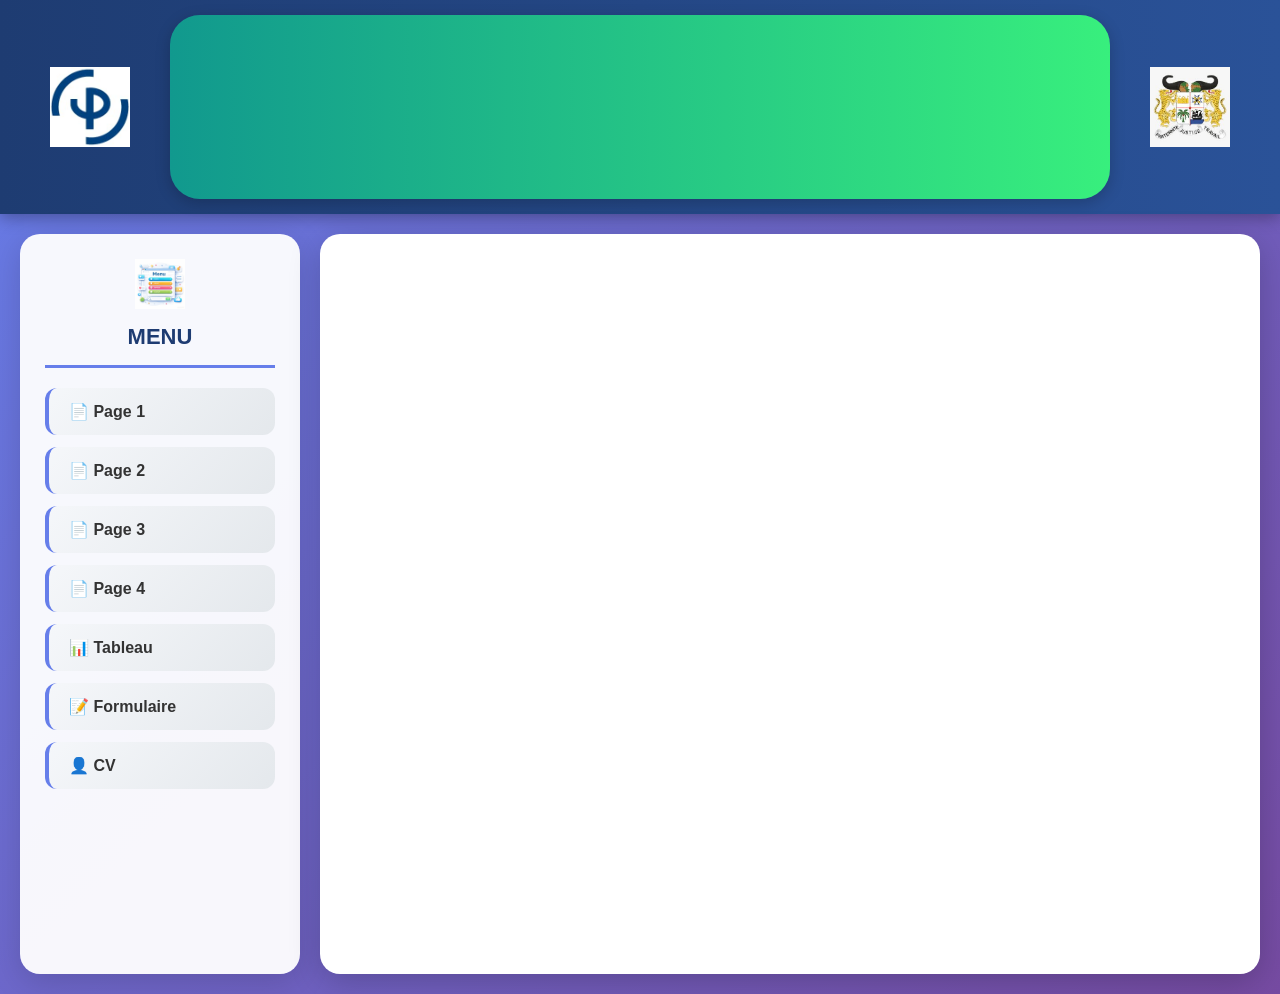
<file: index.html>
<!DOCTYPE html>
<html lang="fr">
<head>
<meta charset="UTF-8">
<title>Site de DENAKPO Christian</title>

<style>
* {
    margin: 0;
    padding: 0;
    box-sizing: border-box;
}

body{
    font-family:'Segoe UI', Tahoma, Geneva, Verdana, sans-serif;
    background: linear-gradient(135deg, #667eea 0%, #764ba2 100%);
    min-height: 100vh;
}

/* ENTÊTE */
header{
    display:flex;
    justify-content:space-between;
    align-items:center;
    padding:15px 30px;
    background: linear-gradient(90deg, #1e3c72 0%, #2a5298 100%);
    box-shadow: 0 4px 15px rgba(0,0,0,0.3);
}
.logo{
    width:120px;
    height:80px;
    object-fit:contain;
    border-radius: 10px;
    transition: transform 0.3s ease;
}
.logo:hover{
    transform: scale(1.1);
}
.titre{
    background: linear-gradient(45deg, #ff6b6b, #feca57);
    color:white;
    font-weight:bold;
    padding:15px 30px;
    font-size:24px;
    border-radius: 25px;
    box-shadow: 0 4px 15px rgba(0,0,0,0.2);
}

.contenu{
    display:flex;
    height:calc(100vh - 120px);
    padding: 20px;
    gap: 20px;
}

nav.menu {
    width: 280px;
    background: rgba(255, 255, 255, 0.95); 
    color: #333; 
    padding: 25px;
    height: 100%;
    border-radius: 20px;
    box-shadow: 0 8px 32px rgba(0,0,0,0.15);
    overflow-y: auto;
}
 
nav.menu h2 { 
    font-size: 22px; 
    margin-bottom: 20px;
    color: #1e3c72;
    text-align: center;
    padding-bottom: 15px;
    border-bottom: 3px solid #667eea;
} 

nav.menu ul { 
    list-style: none;
    padding: 0;
} 

nav.menu ul li { 
    margin: 12px 0; 
    transition: transform 0.2s ease;
} 

nav.menu ul li:hover { 
    transform: translateX(10px);
} 

nav.menu ul li a { 
    color: #333;
    text-decoration: none;
    display: block; 
    padding: 14px 20px;
    border-radius: 12px;
    background: linear-gradient(135deg, #f5f7fa 0%, #e4e8ec 100%);
    font-weight: 600;
    transition: all 0.3s ease;
    border-left: 4px solid #667eea;
} 

nav.menu ul li a:hover { 
    background: linear-gradient(135deg, #667eea 0%, #764ba2 100%);
    color: white;
    box-shadow: 0 4px 15px rgba(102, 126, 234, 0.4);
}

.zone{
    flex: 1;
    border-radius: 20px;
    overflow: hidden;
    box-shadow: 0 8px 32px rgba(0,0,0,0.2);
    background: white;
}

iframe{
    width:100%;
    height:100%;
    border: none;
}

.marquee { 
    flex: 1;
    overflow: hidden;
    background: linear-gradient(90deg, #11998e, #38ef7d);
    border-radius: 30px;
    padding: 12px 0;
    margin: 0 20px;
    box-shadow: 0 4px 15px rgba(0,0,0,0.2);
}
    
.marquee span { 
    display: inline-block; 
    padding-left: 100%;
    animation: defilement 12s linear infinite;
    color: white;
    font-weight: bold;
    font-size: 28px;
    text-shadow: 2px 2px 4px rgba(0,0,0,0.3);
}

@keyframes defilement { 
    0% { transform: translateX(0); } 
    100% { transform: translateX(-100%); } 
}

/* Style pour les images du menu */
.menu-icon {
    display: block;
    margin: 0 auto 15px;
    width: 50px;
    animation: bounce 2s infinite;
}

@keyframes bounce {
    0%, 20%, 50%, 80%, 100% {transform: translateY(0);}
    40% {transform: translateY(-10px);}
    60% {transform: translateY(-5px);}
}

/* Responsive */
@media (max-width: 768px) {
    .contenu {
        flex-direction: column;
    }
    
    nav.menu {
        width: 100%;
        height: auto;
    }
    
    header {
        flex-direction: column;
        gap: 15px;
    }
}
</style>
</head>

<body>

<header>
    <img src="photo1.jpeg" class="logo" alt="Logo">
    
    <div class="marquee"> <span>BIENVENUE SUR LE SITE DE DENAKPO Christian</span> </div>
    <img src="photo2.jpeg" class="logo" alt="Logo">
</header>

<div class="contenu">

    <!-- MENU -->

    <nav class="menu">
        <img src="menu1.jpeg" class="menu-icon" alt="Menu">
        <h2>MENU</h2>
        <ul>
            
            <li><a href="page1.html" target="cadre">📄 Page 1</a></li>
            <li><a href="page2.html" target="cadre">📄 Page 2</a></li>
            <li><a href="page3.html" target="cadre">📄 Page 3</a></li>
            <li><a href="page4.html" target="cadre">📄 Page 4</a></li>
            <li><a href="tableau.html" target="cadre">📊 Tableau</a></li>
            <li><a href="Formulaire.html" target="cadre">📝 Formulaire</a></li>
            <li><a href="cv.html" target="cadre">👤 CV</a></li>
               
               
        </ul>
    </nav>

    <!-- CASE D'AFFICHAGE -->
    <div class="zone">
        <iframe name="cadre"></iframe>
    </div>

</div>

</body>
</html>
</file>
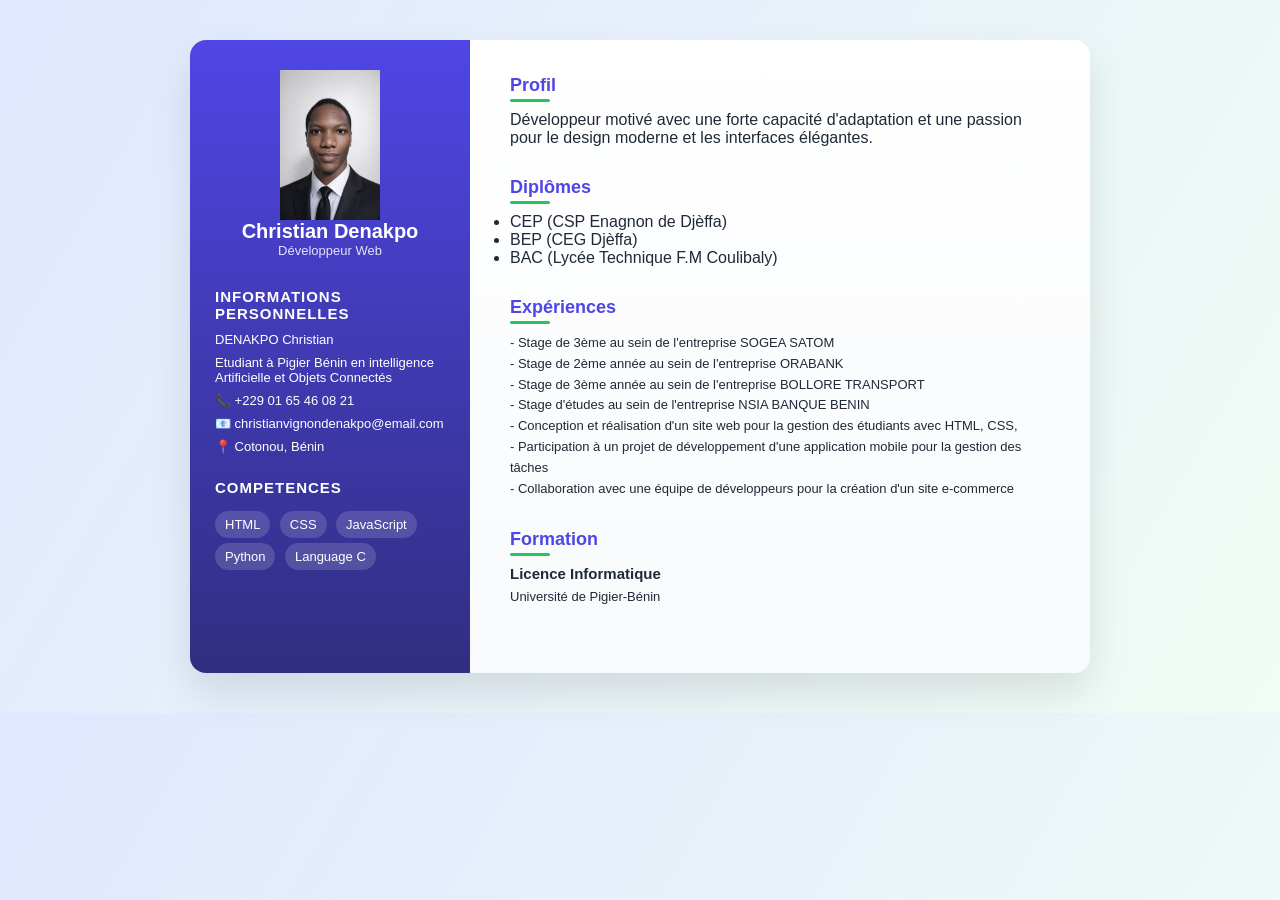
<file: cv.html>
<!DOCTYPE html><html lang="fr">
<head>
<meta charset="UTF-8" />
<title>CV - Christian Denakpo</title>
<link rel="stylesheet" href="cv.css"/>
</head>
<body>  <div class="cv">
    <!-- SIDEBAR -->
    <aside class="sidebar">
    <div class="profile">
  <img src="photo3.jpeg"
  align="center" width="100">
        <h1>Christian Denakpo</h1>
        <p>Développeur Web</p>
    </div><h2>INFORMATIONS PERSONNELLES</h2>
<ul class="info">
    <li>DENAKPO Christian</li>
    <li>Etudiant à Pigier Bénin en intelligence Artificielle et Objets Connectés</li>
    <li>📞 +229 01 65 46 08 21</li>
    <li>📧 christianvignondenakpo@email.com</li>
    <li>📍 Cotonou, Bénin</li>
</ul>

<h2>COMPETENCES</h2>
<ul class="skills">
    <li>HTML</li>
    <li>CSS</li>
    <li>JavaScript</li>
    <li>Python</li>
    <li>Language C</li>
</ul>
</aside>

<!-- MAIN -->
<main class="main">
<section class="section">
    <h2>Profil</h2>
    <p>Développeur motivé avec une forte capacité d'adaptation et une passion pour le design moderne et les interfaces élégantes.</p>
</section>
<section class="section">
    <h2>Diplômes</h2>
    <ul>
        <li>CEP (CSP Enagnon de Djèffa)</li>
        <li>BEP (CEG Djèffa)</li>
        <li>BAC (Lycée Technique F.M Coulibaly)</li>
    </ul>
</section>

<section class="section">
    <h2>Expériences</h2>
    <div class="item">
    <p>
- Stage de 3ème au sein de l'entreprise SOGEA SATOM<br>
- Stage de 2ème année au sein de l'entreprise ORABANK<br>
- Stage de 3ème année au sein de l'entreprise BOLLORE TRANSPORT  <br>
- Stage d'études au sein de l'entreprise NSIA BANQUE BENIN<br>  
- Conception et réalisation d'un site web pour la gestion des étudiants avec HTML, CSS,   <br>
- Participation à un projet de développement d'une application mobile pour la gestion des tâches  <br>
- Collaboration avec une équipe de développeurs pour la création d'un site e-commerce  <br>
</p>
    </div>
</section>

<section class="section">
    <h2>Formation</h2>
    <div class="item">
    <h3>Licence Informatique</h3>
    <p>Université de Pigier-Bénin</p>
    </div>
</section>
</main>

</div></body>

</html>
</file>
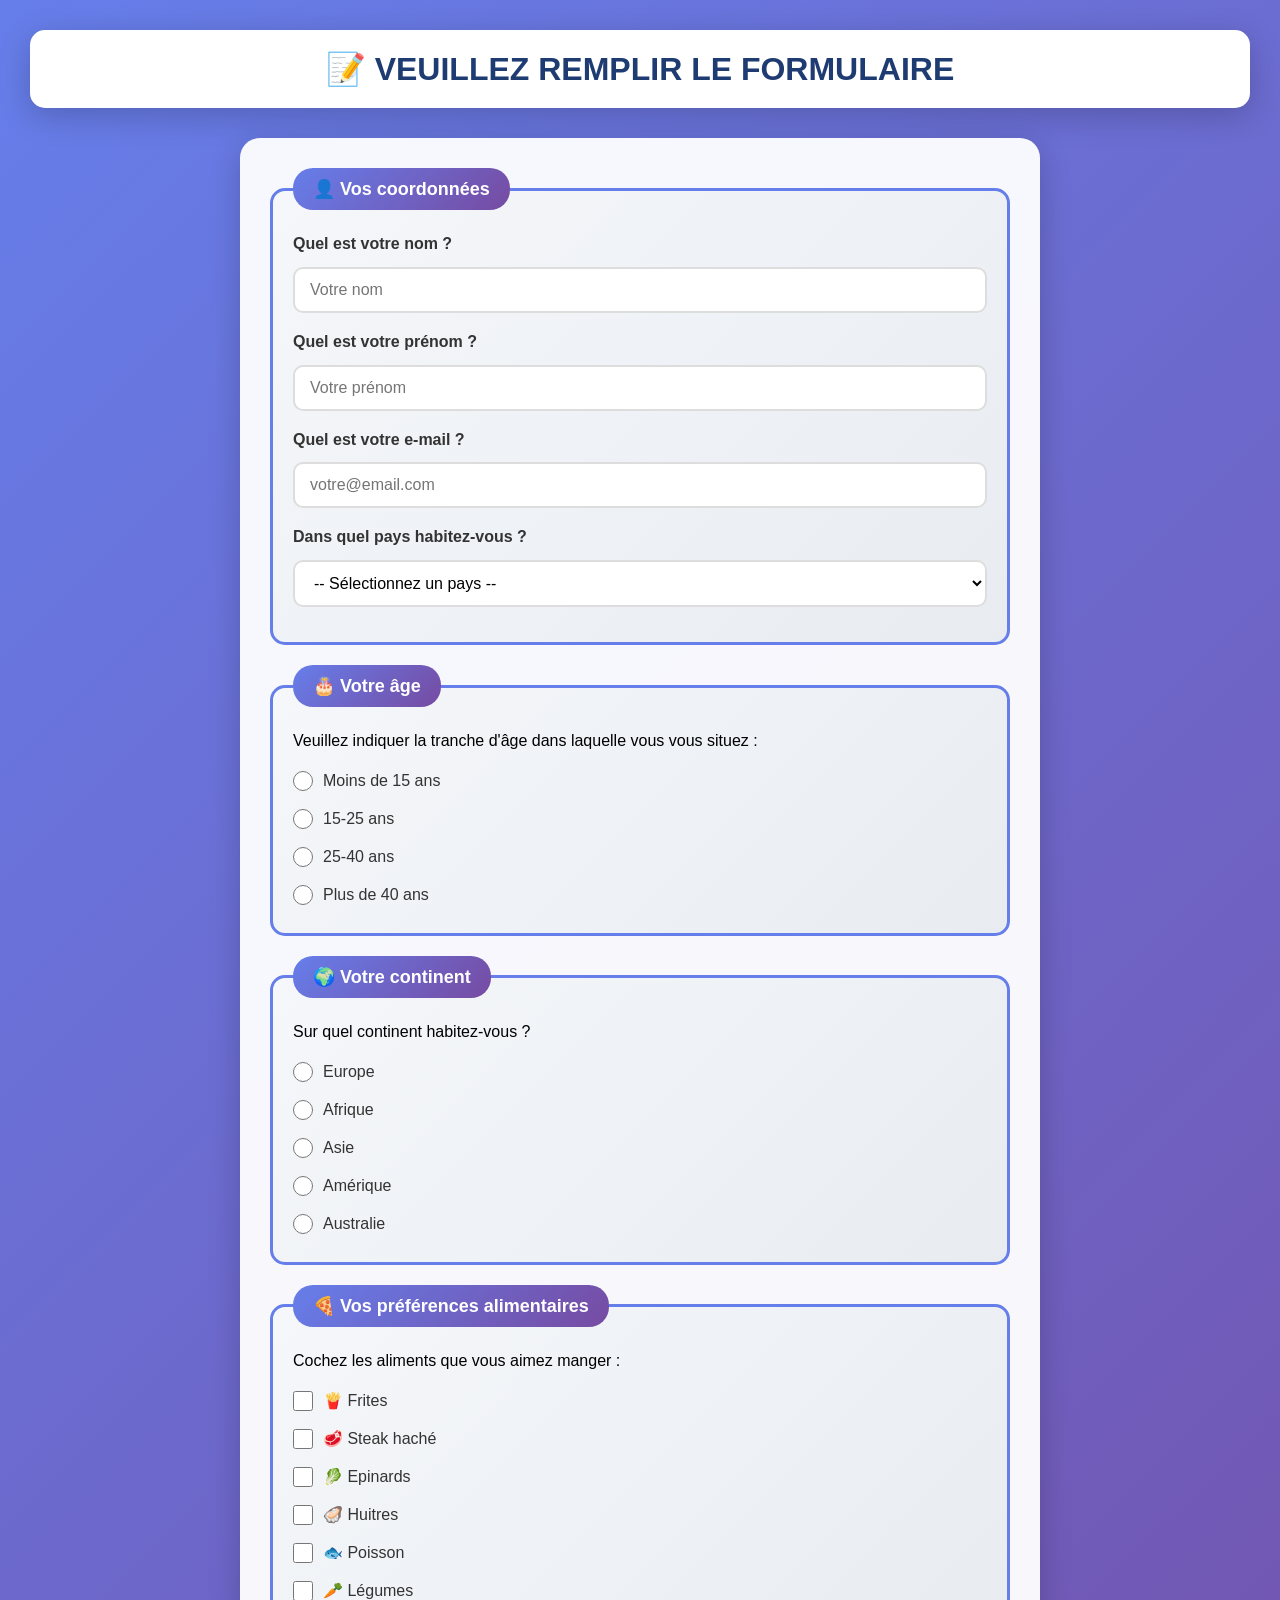
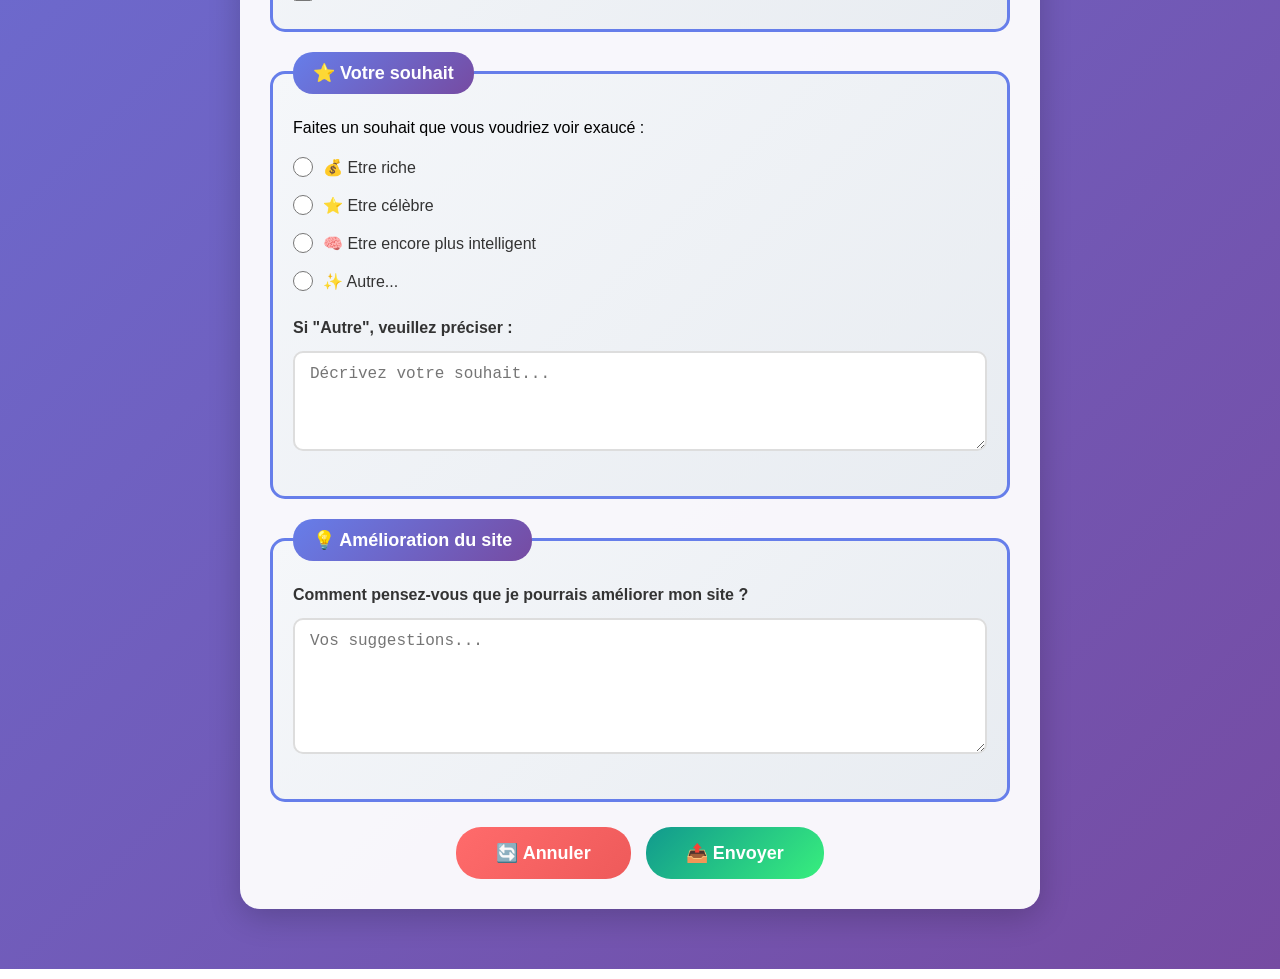
<file: Formulaire.html>
<!DOCTYPE html>
<html lang="fr">
<head>
    <meta charset="UTF-8">
    <meta name="viewport" content="width=device-width, initial-scale=1.0">
    <title>Formulaire - DENAKPO Christian</title>
    <style>
        * {
            margin: 0;
            padding: 0;
            box-sizing: border-box;
        }

        body {
            font-family: 'Segoe UI', Tahoma, Geneva, Verdana, sans-serif;
            background: linear-gradient(135deg, #667eea 0%, #764ba2 100%);
            min-height: 100vh;
            padding: 30px;
        }

        h1 {
            text-align: center;
            color: #1e3c72;
            font-size: 32px;
            margin-bottom: 30px;
            text-shadow: 2px 2px 4px rgba(255,255,255,0.5);
            background: white;
            padding: 20px;
            border-radius: 15px;
            box-shadow: 0 8px 32px rgba(0,0,0,0.2);
        }

        form {
            background: rgba(255, 255, 255, 0.95);
            padding: 30px;
            border-radius: 20px;
            box-shadow: 0 8px 32px rgba(0,0,0,0.2);
            max-width: 800px;
            margin: 0 auto 30px;
        }

        fieldset {
            border: 3px solid #667eea;
            border-radius: 15px;
            padding: 20px;
            margin-bottom: 20px;
            background: linear-gradient(135deg, #f5f7fa 0%, #e8ecf1 100%);
        }

        legend {
            background: linear-gradient(135deg, #667eea 0%, #764ba2 100%);
            color: white;
            padding: 10px 20px;
            border-radius: 20px;
            font-weight: bold;
            font-size: 18px;
        }

        h2 {
            color: #2a5298;
            margin-bottom: 20px;
            font-size: 22px;
            border-bottom: 2px solid #667eea;
            padding-bottom: 10px;
        }

        p {
            margin-bottom: 15px;
            line-height: 1.8;
        }

        label {
            display: block;
            font-weight: 600;
            color: #333;
            margin-bottom: 8px;
            font-size: 16px;
        }

        input[type="text"],
        input[type="password"],
        input[type="email"],
        select,
        textarea {
            width: 100%;
            padding: 12px 15px;
            border: 2px solid #ddd;
            border-radius: 10px;
            font-size: 16px;
            transition: all 0.3s ease;
            background: white;
        }

        input[type="text"]:focus,
        input[type="password"]:focus,
        input[type="email"]:focus,
        select:focus,
        textarea:focus {
            outline: none;
            border-color: #667eea;
            box-shadow: 0 0 0 3px rgba(102, 126, 234, 0.2);
        }

        textarea {
            resize: vertical;
            min-height: 100px;
        }

        input[type="checkbox"],
        input[type="radio"] {
            margin-right: 10px;
            width: 20px;
            height: 20px;
            cursor: pointer;
            accent-color: #667eea;
        }

        input[type="checkbox"] + label,
        input[type="radio"] + label {
            display: inline;
            font-weight: normal;
            cursor: pointer;
        }

        .checkbox-group,
        .radio-group {
            display: flex;
            flex-direction: column;
            gap: 10px;
            margin-top: 10px;
        }

        .checkbox-group label,
        .radio-group label {
            display: flex;
            align-items: center;
            font-weight: normal;
        }

        .buttons {
            display: flex;
            gap: 15px;
            justify-content: center;
            margin-top: 25px;
        }

        button[type="reset"],
        button[type="submit"] {
            padding: 15px 40px;
            border: none;
            border-radius: 25px;
            font-size: 18px;
            font-weight: bold;
            cursor: pointer;
            transition: all 0.3s ease;
        }

        button[type="reset"] {
            background: linear-gradient(135deg, #ff6b6b 0%, #ee5a5a 100%);
            color: white;
        }

        button[type="submit"] {
            background: linear-gradient(135deg, #11998e 0%, #38ef7d 100%);
            color: white;
        }

        button[type="reset"]:hover,
        button[type="submit"]:hover {
            transform: translateY(-3px);
            box-shadow: 0 6px 20px rgba(0,0,0,0.3);
        }

        optgroup {
            font-weight: bold;
            color: #1e3c72;
        }

        .info-section {
            background: white;
            padding: 20px;
            border-radius: 15px;
            margin-bottom: 25px;
            border-left: 5px solid #667eea;
        }

        .info-section h2 {
            border-bottom: none;
            color: #667eea;
        }
    </style>
</head>
<body>

    <h1>📝 VEUILLEZ REMPLIR LE FORMULAIRE</h1>

    <form method="post" action="traitement.php">
        
        <!-- Section Coordonnées -->
        <fieldset>
            <legend>👤 Vos coordonnées</legend>
            
            <p>
                <label for="nom">Quel est votre nom ?</label>
                <input type="text" name="nom" id="nom" tabindex="10" placeholder="Votre nom" />
            </p>
            
            <p>
                <label for="prenom">Quel est votre prénom ?</label>
                <input type="text" name="prenom" id="prenom" tabindex="20" placeholder="Votre prénom" />
            </p>
            
            <p>
                <label for="email">Quel est votre e-mail ?</label>
                <input type="email" name="email" id="email" tabindex="30" placeholder="votre@email.com" />
            </p>
            
            <p>
                <label for="pays">Dans quel pays habitez-vous ?</label>
                <select name="pays" id="pays">
                    <option value="">-- Sélectionnez un pays --</option>
                    <optgroup label="Europe">
                        <option value="france">France</option>
                        <option value="espagne">Espagne</option>
                        <option value="italie">Italie</option>
                        <option value="royaume-uni">Royaume-Uni</option>
                    </optgroup>
                    <optgroup label="Amérique">
                        <option value="canada">Canada</option>
                        <option value="etats-unis">Etats-Unis</option>
                    </optgroup>
                    <optgroup label="Afrique">
                        <option value="benin">Bénin</option>
                        <option value="togo">Togo</option>
                    </optgroup>
                    <optgroup label="Asie">
                        <option value="chine">Chine</option>
                        <option value="japon">Japon</option>
                    </optgroup>
                </select>
            </p>
        </fieldset>

        <!-- Section Tranche d'âge -->
        <fieldset>
            <legend>🎂 Votre âge</legend>
            <p>Veuillez indiquer la tranche d'âge dans laquelle vous vous situez :</p>
            <div class="radio-group">
                <label><input type="radio" name="age" value="moins15" id="moins15" /> Moins de 15 ans</label>
                <label><input type="radio" name="age" value="medium15-25" id="medium15-25" /> 15-25 ans</label>
                <label><input type="radio" name="age" value="medium25-40" id="medium25-40" /> 25-40 ans</label>
                <label><input type="radio" name="age" value="plus40" id="plus40" /> Plus de 40 ans</label>
            </div>
        </fieldset>

        <!-- Section Continent -->
        <fieldset>
            <legend>🌍 Votre continent</legend>
            <p>Sur quel continent habitez-vous ?</p>
            <div class="radio-group">
                <label><input type="radio" name="continent" value="europe" id="europe" /> Europe</label>
                <label><input type="radio" name="continent" value="afrique" id="afrique" /> Afrique</label>
                <label><input type="radio" name="continent" value="asie" id="asie" /> Asie</label>
                <label><input type="radio" name="continent" value="amerique" id="amerique" /> Amérique</label>
                <label><input type="radio" name="continent" value="australie" id="australie" /> Australie</label>
            </div>
        </fieldset>

        <!-- Section Aliments -->
        <fieldset>
            <legend>🍕 Vos préférences alimentaires</legend>
            <p>Cochez les aliments que vous aimez manger :</p>
            <div class="checkbox-group">
                <label><input type="checkbox" name="frites" id="frites" /> 🍟 Frites</label>
                <label><input type="checkbox" name="steak" id="steak" /> 🥩 Steak haché</label>
                <label><input type="checkbox" name="epinards" id="epinards" /> 🥬 Epinards</label>
                <label><input type="checkbox" name="huitres" id="huitres" /> 🦪 Huitres</label>
                <label><input type="checkbox" name="poisson" id="poisson" /> 🐟 Poisson</label>
                <label><input type="checkbox" name="legumes" id="legumes" /> 🥕 Légumes</label>
            </div>
        </fieldset>

        <!-- Section Souhait -->
        <fieldset>
            <legend>⭐ Votre souhait</legend>
            <p>Faites un souhait que vous voudriez voir exaucé :</p>
            <div class="radio-group">
                <label><input type="radio" name="souhait" value="riche" id="riche" /> 💰 Etre riche</label>
                <label><input type="radio" name="souhait" value="celebre" id="celebre" /> ⭐ Etre célèbre</label>
                <label><input type="radio" name="souhait" value="intelligent" id="intelligent" /> 🧠 Etre encore plus intelligent</label>
                <label><input type="radio" name="souhait" value="autre" id="autre" /> ✨ Autre...</label>
            </div>
            <p style="margin-top: 15px;">
                <label for="precisions">Si "Autre", veuillez préciser :</label>
                <textarea name="precisions" id="precisions" cols="40" rows="4" placeholder="Décrivez votre souhait..."></textarea>
            </p>
        </fieldset>

        <!-- Section Amélioration du site -->
        <fieldset>
            <legend>💡 Amélioration du site</legend>
            <p>
                <label for="ameliorer">Comment pensez-vous que je pourrais améliorer mon site ?</label>
                <textarea name="ameliorer" id="ameliorer" rows="6" placeholder="Vos suggestions..."></textarea>
            </p>
        </fieldset>

        <!-- Boutons -->
        <div class="buttons">
            <button type="reset">🔄 Annuler</button>
            <button type="submit">📤 Envoyer</button>
        </div>

    </form>

</body>
</html>
</file>
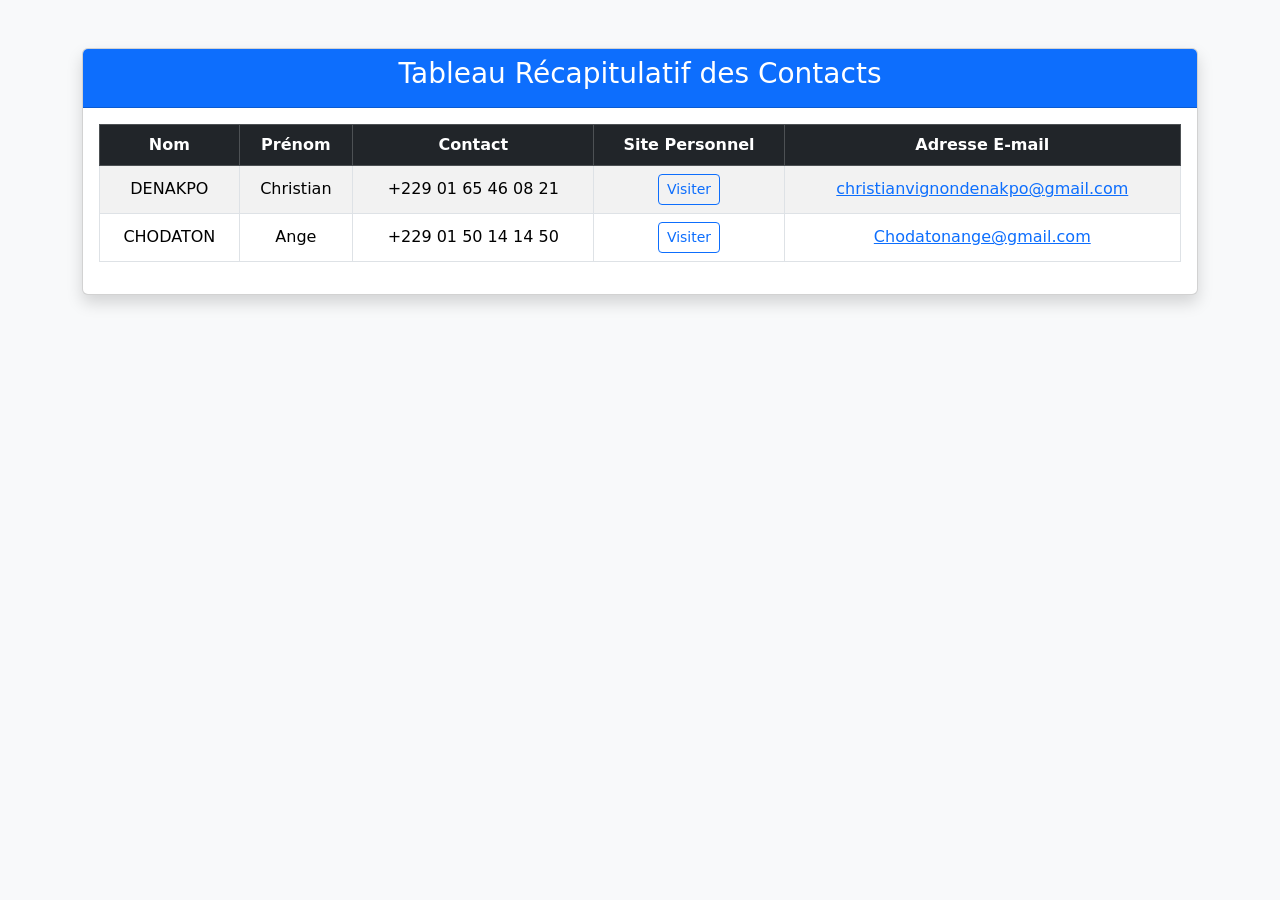
<file: page recapitulatif.html>
<!DOCTYPE html>
<html lang="fr">
<head>
    <meta charset="UTF-8">
    <title>Tableau Récapitulatif</title>

    <!-- Lien Bootstrap 5 CDN -->
    <link href="https://cdn.jsdelivr.net/npm/bootstrap@5.3.2/dist/css/bootstrap.min.css" 
        rel="stylesheet" 
        integrity="sha384-T3c6CoIi6uLrA9TneNEoa7RxnatzjcDSCmG1MXxSR1GAsXEV/Dwwykc2MPK8M2HN" 
        crossorigin="anonymous">
</head>
<body class="bg-light">

<div class="container mt-5">
    <div class="card shadow">
        <div class="card-header bg-primary text-white text-center">
            <h3>Tableau Récapitulatif des Contacts</h3>
        </div>
        <div class="card-body">

            <div class="table-responsive">
                <table class="table table-bordered table-hover table-striped align-middle text-center">
                    <thead class="table-dark">
                        <tr>
                            <th>Nom</th>
                            <th>Prénom</th>
                            <th>Contact</th>
                            <th>Site Personnel</th>
                            <th>Adresse E-mail</th>
                        </tr>
                    </thead>
                    <tbody>
                        <tr>
                            <td>DENAKPO</td>
                            <td>Christian</td>
                            <td>+229 01 65 46 08 21</td>
                            <td>
                                <a href="https://www.jeandupont.com" target="_blank" class="btn btn-sm btn-outline-primary">
                                    Visiter
                                </a>
                            </td>
                            <td>
                                <a href="mailto:christianvignondenakpo@gmail.com">
                                    christianvignondenakpo@gmail.com
                                </a>
                            </td>
                        </tr>
                        <tr>
                            <td>CHODATON</td>
                            <td>Ange</td>
                            <td>+229 01 50 14 14 50</td>
                            <td>
                                <a href="https://taupe-muffin-a692b2.netlify.app/" target="_blank" class="btn btn-sm btn-outline-primary">
                                    Visiter
                                </a>
                            </td>
                            <td>
                                <a href="mailto:Chodatonange@gmail.com">
                                    Chodatonange@gmail.com
                                </a>
                            </td>
                        </tr>
                    </tbody>
                </table>
            </div>

        </div>
    </div>
</div>

<!-- Script Bootstrap -->
<script src="https://cdn.jsdelivr.net/npm/bootstrap@5.3.2/dist/js/bootstrap.bundle.min.js"
        integrity="sha384-C6rZsynM9kWDrMNeT87bh95OGNyZPhcTNXj1NW7RuBCsyN/o0jlpcV8Qyq46cDfL"
        crossorigin="anonymous"></script>

</body>
</html>
</file>
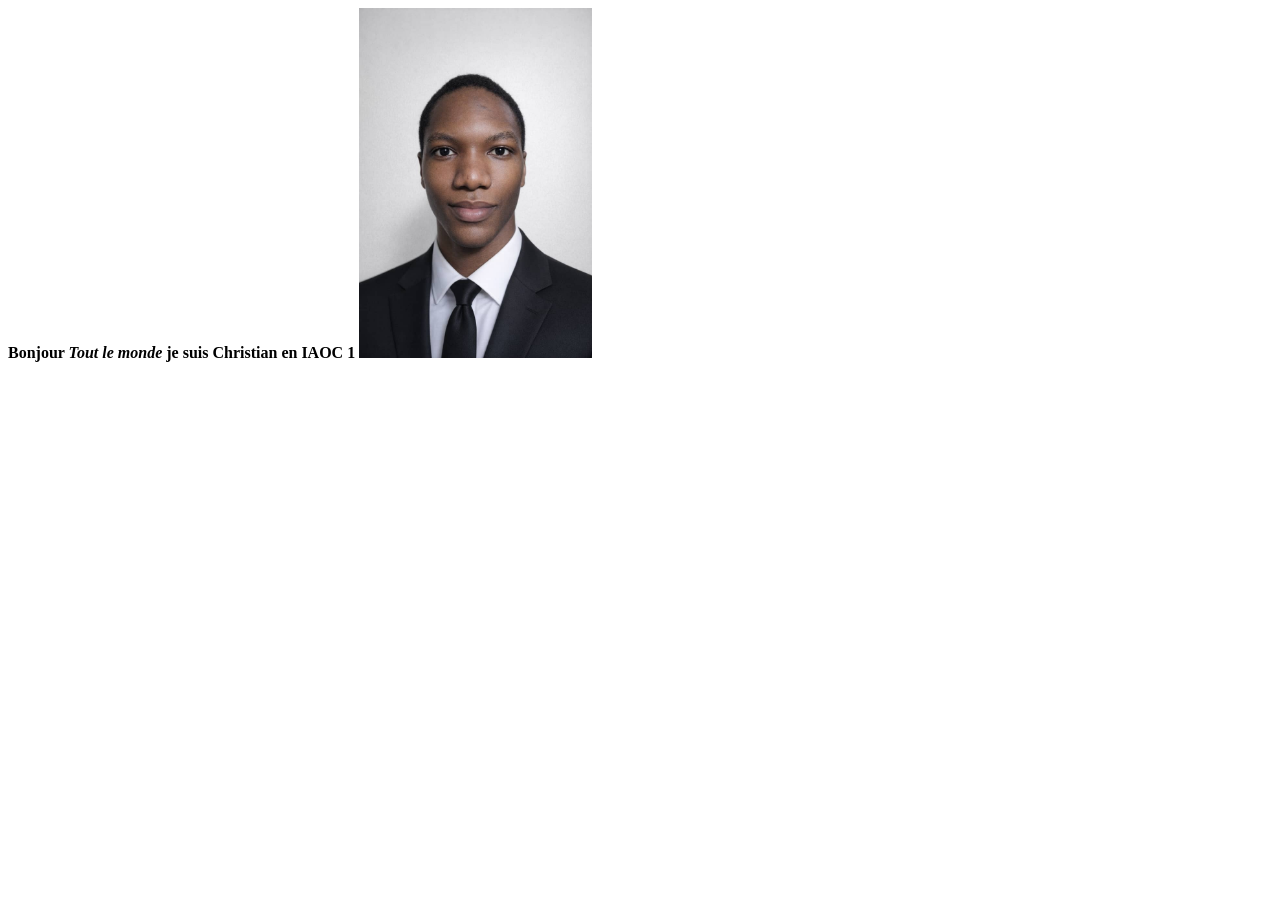
<file: page1.html>
<!DOCTYPE html PUBLIC "-//W3C//DTD XHTML 1.0 Strict//EN" "http://www.w3.org/TR/xhtml1/DTD/xhtml1-strict.dtd">
<head>
<title>Bienvenue sur mon site !</title>
</head>
<body>
<strong>Bonjour <em>Tout le monde</em> je suis Christian en IAOC 1</strong>
<img src = "photo3.jpeg" height="350">
</body>

</html>
</file>
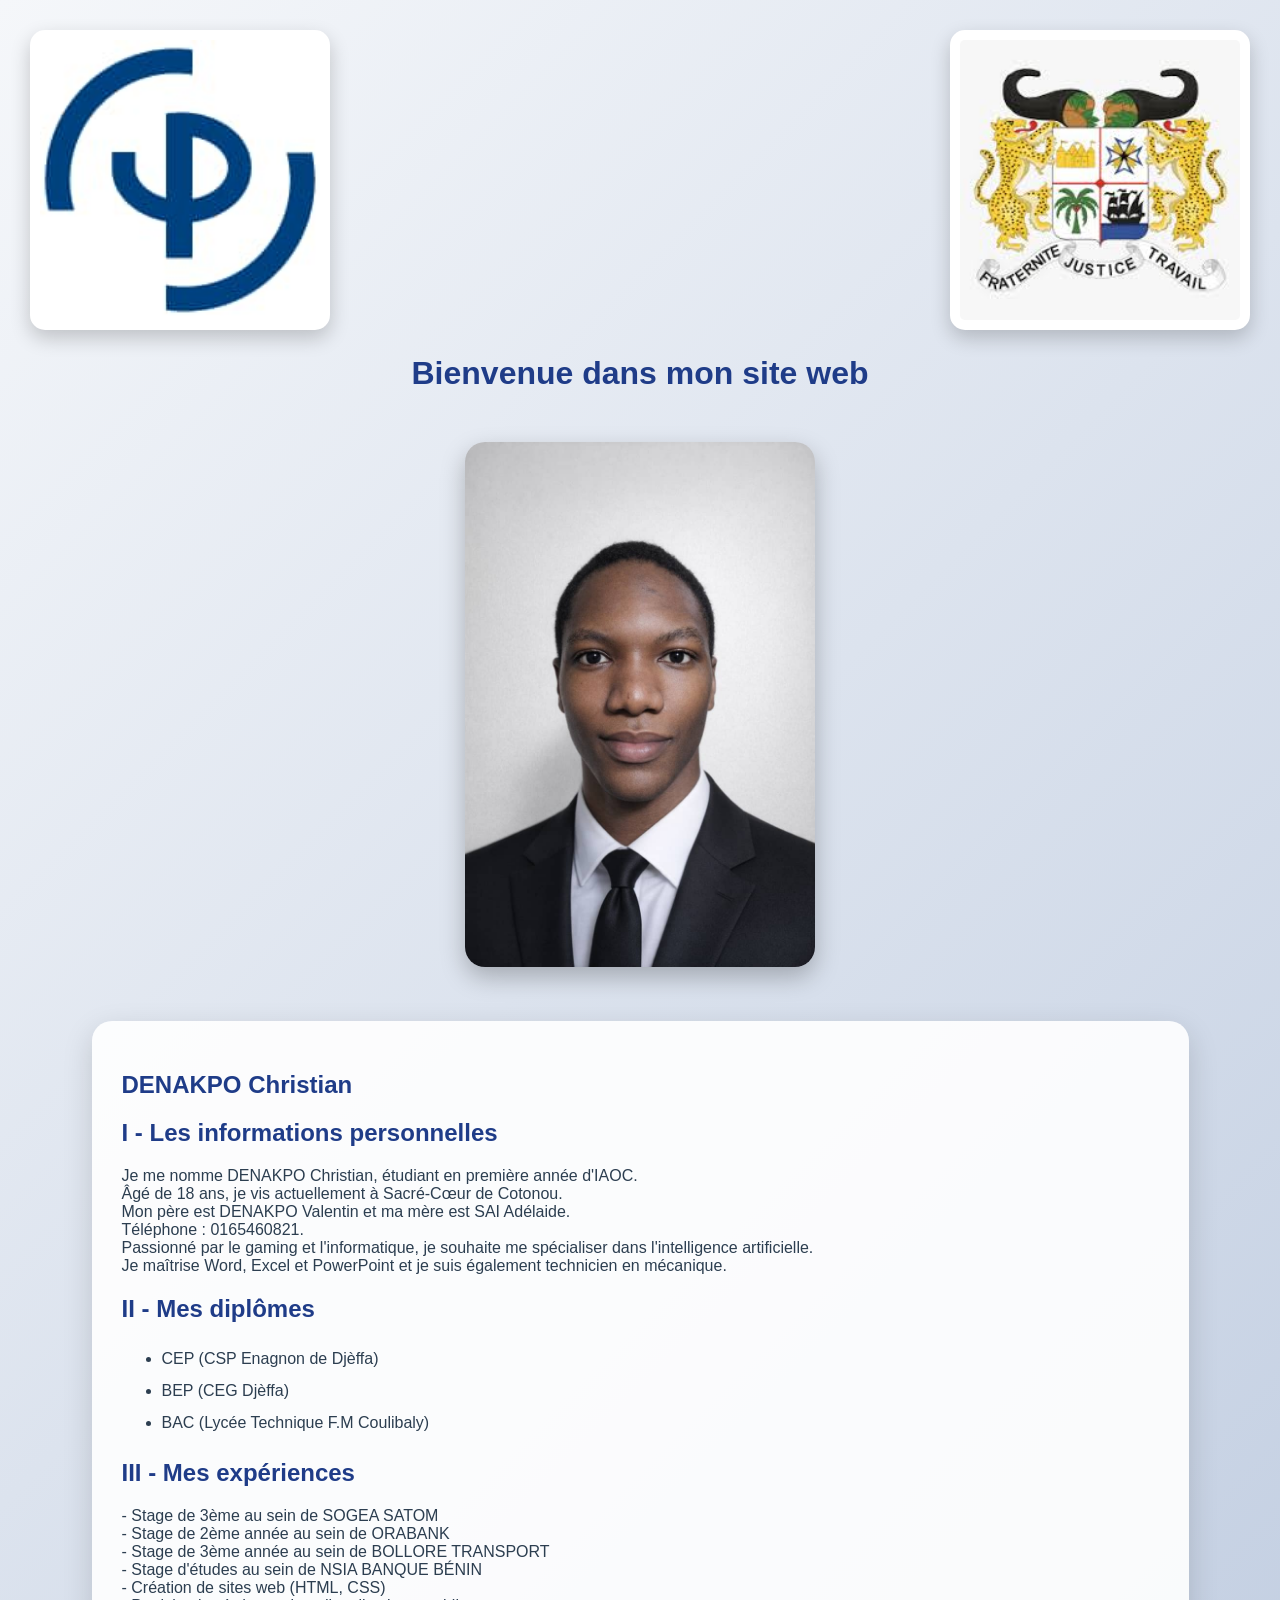
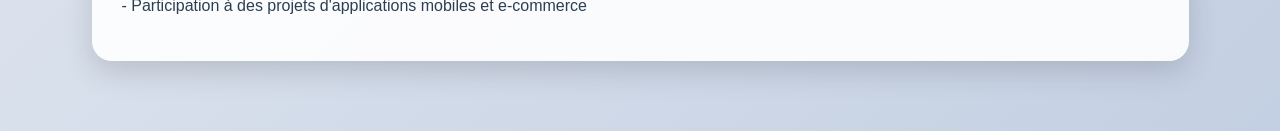
<file: page2.html>
<!DOCTYPE html>
<html lang="fr">
<head>
    <meta charset="UTF-8">
    <title>Bienvenue dans mon site web</title>
    <style>
        body{
            font-family: 'Segoe UI', Tahoma, sans-serif;
            margin: 0;
            padding: 30px;
            background: linear-gradient(135deg, #f5f7fa, #c3cfe2);
            color: #2c3e50;
        }

        header{
            text-align: center;
            margin-bottom: 40px;
        }

        h1, h2{
            color: #1f3c88;
        }

        .top-images{
            display: flex;
            justify-content: space-between;
            align-items: center;
        }

        .top-images img{
            width: 280px;
            background: white;
            padding: 10px;
            border-radius: 15px;
            box-shadow: 0 8px 20px rgba(0,0,0,0.2);
            transition: transform 0.3s;
        }

        .top-images img:hover{
            transform: scale(1.05);
        }

        .center-image{
            text-align: center;
            margin: 50px 0;
        }

        .center-image img{
            width: 350px;
            border-radius: 20px;
            box-shadow: 0 10px 25px rgba(0,0,0,0.25);
        }

        section{
            background: rgba(255,255,255,0.9);
            padding: 30px;
            margin: 40px auto;
            width: 85%;
            border-radius: 20px;
            box-shadow: 0 10px 30px rgba(0,0,0,0.15);
        }

        ul{
            line-height: 2;
        }

        a{
            text-decoration: none;
            color: inherit;
        }
    </style>
</head>
<body>

<div class="top-images">
    <a href="https://www.pigier-benin.com/">
        <img src="photo1.jpeg" alt="Pigier">
    </a>

    <a href="https://www.mes.gov.bj/">
        <img src="photo2.jpeg" alt="MES">
    </a>
</div>

<header>
    <h1>Bienvenue dans mon site web</h1>
</header>

<div class="center-image">
    <a href="page1.html">
        <img src="photo3.jpeg" alt="Image centrale">
    </a>
</div>

<section>
    <h1 id="x">DENAKPO Christian</h1>

    <h2>I - Les informations personnelles</h2>
    <p>
        Je me nomme DENAKPO Christian, étudiant en première année d'IAOC.<br>
        Âgé de 18 ans, je vis actuellement à Sacré-Cœur de Cotonou.<br>
        Mon père est DENAKPO Valentin et ma mère est SAI Adélaide.<br>
        Téléphone : 0165460821.<br>
        Passionné par le gaming et l'informatique, je souhaite me spécialiser dans l'intelligence artificielle.<br>
        Je maîtrise Word, Excel et PowerPoint et je suis également technicien en mécanique.
    </p>

    <h2>II - Mes diplômes</h2>
    <ul>
        <li>CEP (CSP Enagnon de Djèffa)</li>
        <li>BEP (CEG Djèffa)</li>
        <li>BAC (Lycée Technique F.M Coulibaly)</li>
    </ul>

    <h2>III - Mes expériences</h2>
    <p>
        - Stage de 3ème au sein de SOGEA SATOM<br>
        - Stage de 2ème année au sein de ORABANK<br>
        - Stage de 3ème année au sein de BOLLORE TRANSPORT<br>
        - Stage d'études au sein de NSIA BANQUE BÉNIN<br>
        - Création de sites web (HTML, CSS)<br>
        - Participation à des projets d'applications mobiles et e-commerce
    </p>
</section>

</body>
</html>
</file>
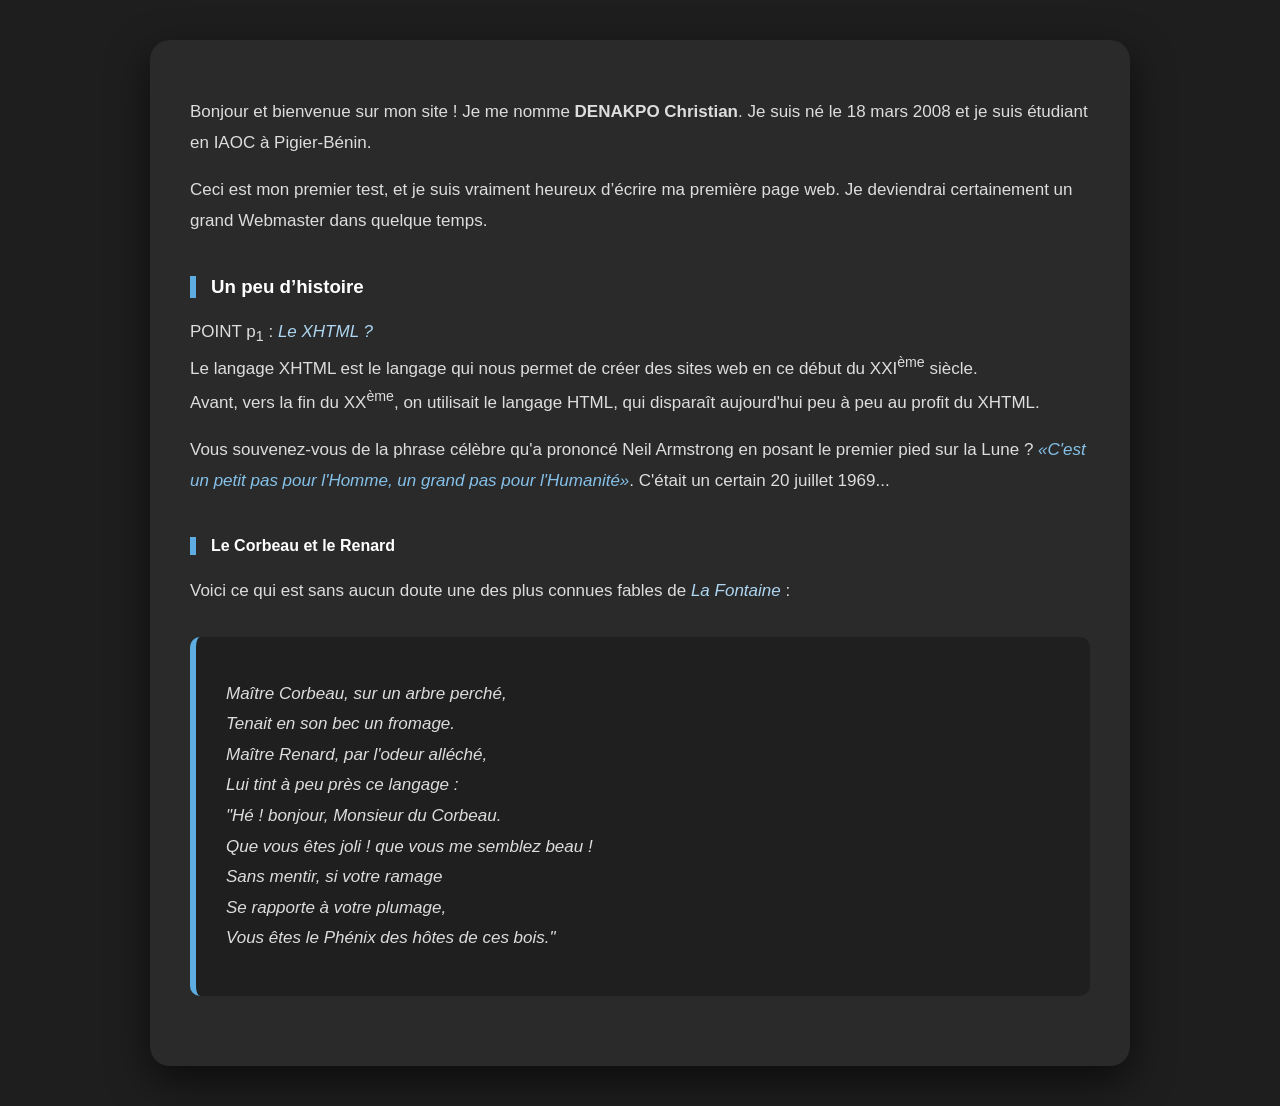
<file: page3.html>
<!DOCTYPE html>
<html lang="fr">
<head>
    <meta charset="UTF-8">
    <title>Page personnelle</title>
    <style>
        body{
            margin: 0;
            padding: 40px;
            font-family: 'Segoe UI', Tahoma, sans-serif;
            background: #1e1e1e; /* arrière-plan monochrome */
            color: #eaeaea;
        }

        .container{
            max-width: 900px;
            margin: auto;
            background: #2a2a2a;
            padding: 40px;
            border-radius: 20px;
            box-shadow: 0 15px 40px rgba(0,0,0,0.6);
        }

        h3, h4{
            color: #ffffff;
            margin-top: 40px;
            border-left: 6px solid #5dade2;
            padding-left: 15px;
        }

        p{
            line-height: 1.8;
            font-size: 17px;
            color: #dddddd;
        }

        blockquote{
            margin: 30px 0;
            padding: 25px 30px;
            background: #1f1f1f;
            border-left: 6px solid #5dade2;
            border-radius: 10px;
            font-style: italic;
            color: #f1f1f1;
        }

        q{
            color: #85c1e9;
            font-style: italic;
        }

        em{
            color: #aed6f1;
        }
    </style>
</head>
<body>

<div class="container">

<p>
Bonjour et bienvenue sur mon site ! Je me nomme <strong>DENAKPO Christian</strong>.
Je suis né le 18 mars 2008 et je suis étudiant en IAOC à Pigier-Bénin.
</p>

<p>
Ceci est mon premier test, et je suis vraiment heureux d’écrire ma première page web.
Je deviendrai certainement un grand Webmaster dans quelque temps.
</p>

<h3>Un peu d’histoire</h3>
<p>
POINT p<sub>1</sub> : <em>Le XHTML ?</em><br>
Le langage XHTML est le langage qui nous permet de créer des sites web en ce début du XXI<sup>ème</sup> siècle.<br>
Avant, vers la fin du XX<sup>ème</sup>, on utilisait le langage HTML, qui disparaît aujourd'hui peu à peu au profit du XHTML.
</p>

<p>
Vous souvenez-vous de la phrase célèbre qu'a prononcé Neil Armstrong en posant le premier pied
sur la Lune ? <q>C'est un petit pas pour l'Homme, un grand pas pour l'Humanité</q>. C'était un certain
20 juillet 1969...
</p>

<h4>Le Corbeau et le Renard</h4>
<p>
Voici ce qui est sans aucun doute une des plus connues fables de <em>La Fontaine</em> :
</p>

<blockquote>
<p>
Maître Corbeau, sur un arbre perché,<br>
Tenait en son bec un fromage.<br>
Maître Renard, par l'odeur alléché,<br>
Lui tint à peu près ce langage :<br>
"Hé ! bonjour, Monsieur du Corbeau.<br>
Que vous êtes joli ! que vous me semblez beau !<br>
Sans mentir, si votre ramage<br>
Se rapporte à votre plumage,<br>
Vous êtes le Phénix des hôtes de ces bois."
</p>
</blockquote>

</div>

</body>
</html>
</file>
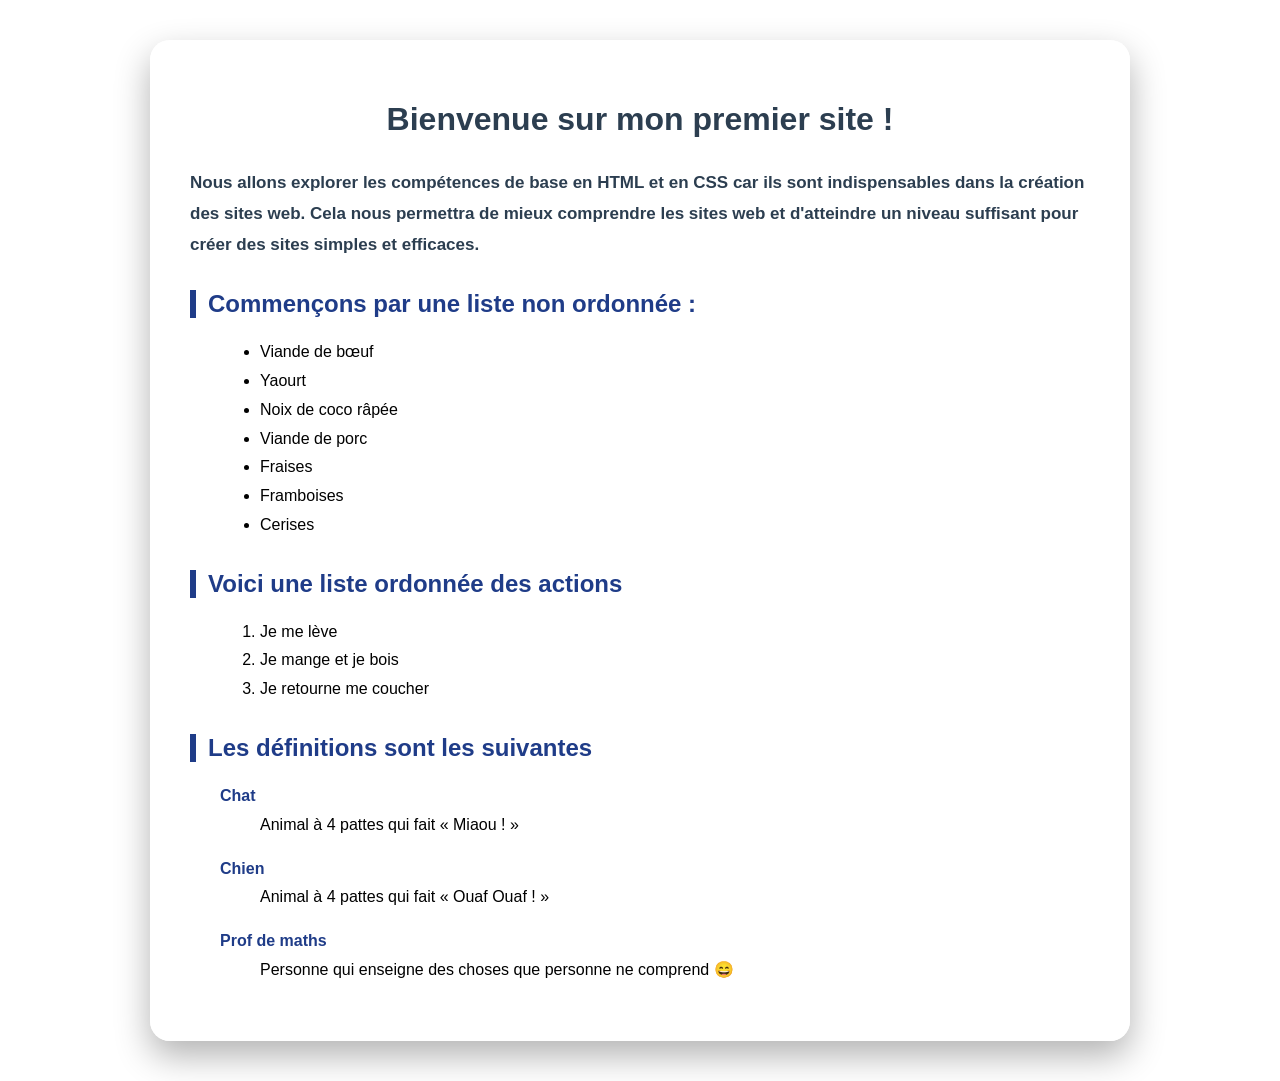
<file: page4.html>
<!DOCTYPE html>
<html lang="fr">
<head>
    <meta charset="UTF-8">
    <title>Bienvenue sur ma page 😎😎</title>
    <style>
        body{
            margin: 0;
            padding: 40px;
            font-family: 'Segoe UI', Tahoma, sans-serif;

        .content{
            max-width: 900px;
            margin: auto;
            background: rgba(255, 255, 255, 0.88);
            padding: 40px;
            border-radius: 20px;
            box-shadow: 0 15px 35px rgba(0,0,0,0.3);
        }

        h1{
            text-align: center;
            color: #2c3e50;
            margin-bottom: 30px;
        }

        h2{
            margin-top: 30px;
            color: #1f3c88;
            border-left: 6px solid #1f3c88;
            padding-left: 12px;
        }

        h3{
            color: #34495e;
        }

        p{
            line-height: 1.8;
            font-size: 17px;
            color: #2c3e50;
        }

        ul, ol, dl{
            margin-left: 30px;
            line-height: 1.8;
        }

        li{
            font-size: 16px;
        }

        dt{
            font-weight: bold;
            color: #1f3c88;
        }

        dd{
            margin-bottom: 15px;
        }
    </style>
</head>
<body>

<div class="content">

<h1><strong>Bienvenue sur mon premier site !</strong></h1>

<h3>
<p>
Nous allons explorer les compétences de base en HTML et en CSS car ils sont indispensables dans la création des sites web.
Cela nous permettra de mieux comprendre les sites web et d'atteindre un niveau suffisant pour créer des sites simples et efficaces.
</p>
</h3>

<h2>Commençons par une liste non ordonnée :</h2>
<ul>
    <li>Viande de bœuf</li>
    <li>Yaourt</li>
    <li>Noix de coco râpée</li>
    <li>Viande de porc</li>
    <li>Fraises</li>
    <li>Framboises</li>
    <li>Cerises</li>
</ul>

<h2>Voici une liste ordonnée des actions</h2>
<ol>
    <li>Je me lève</li>
    <li>Je mange et je bois</li>
    <li>Je retourne me coucher</li>
</ol>

<h2>Les définitions sont les suivantes</h2>
<dl>
    <dt>Chat</dt>
    <dd>Animal à 4 pattes qui fait « Miaou ! »</dd>

    <dt>Chien</dt>
    <dd>Animal à 4 pattes qui fait « Ouaf Ouaf ! »</dd>

    <dt>Prof de maths</dt>
    <dd>Personne qui enseigne des choses que personne ne comprend 😄</dd>
</dl>

</div>

</body>
</html>
</file>
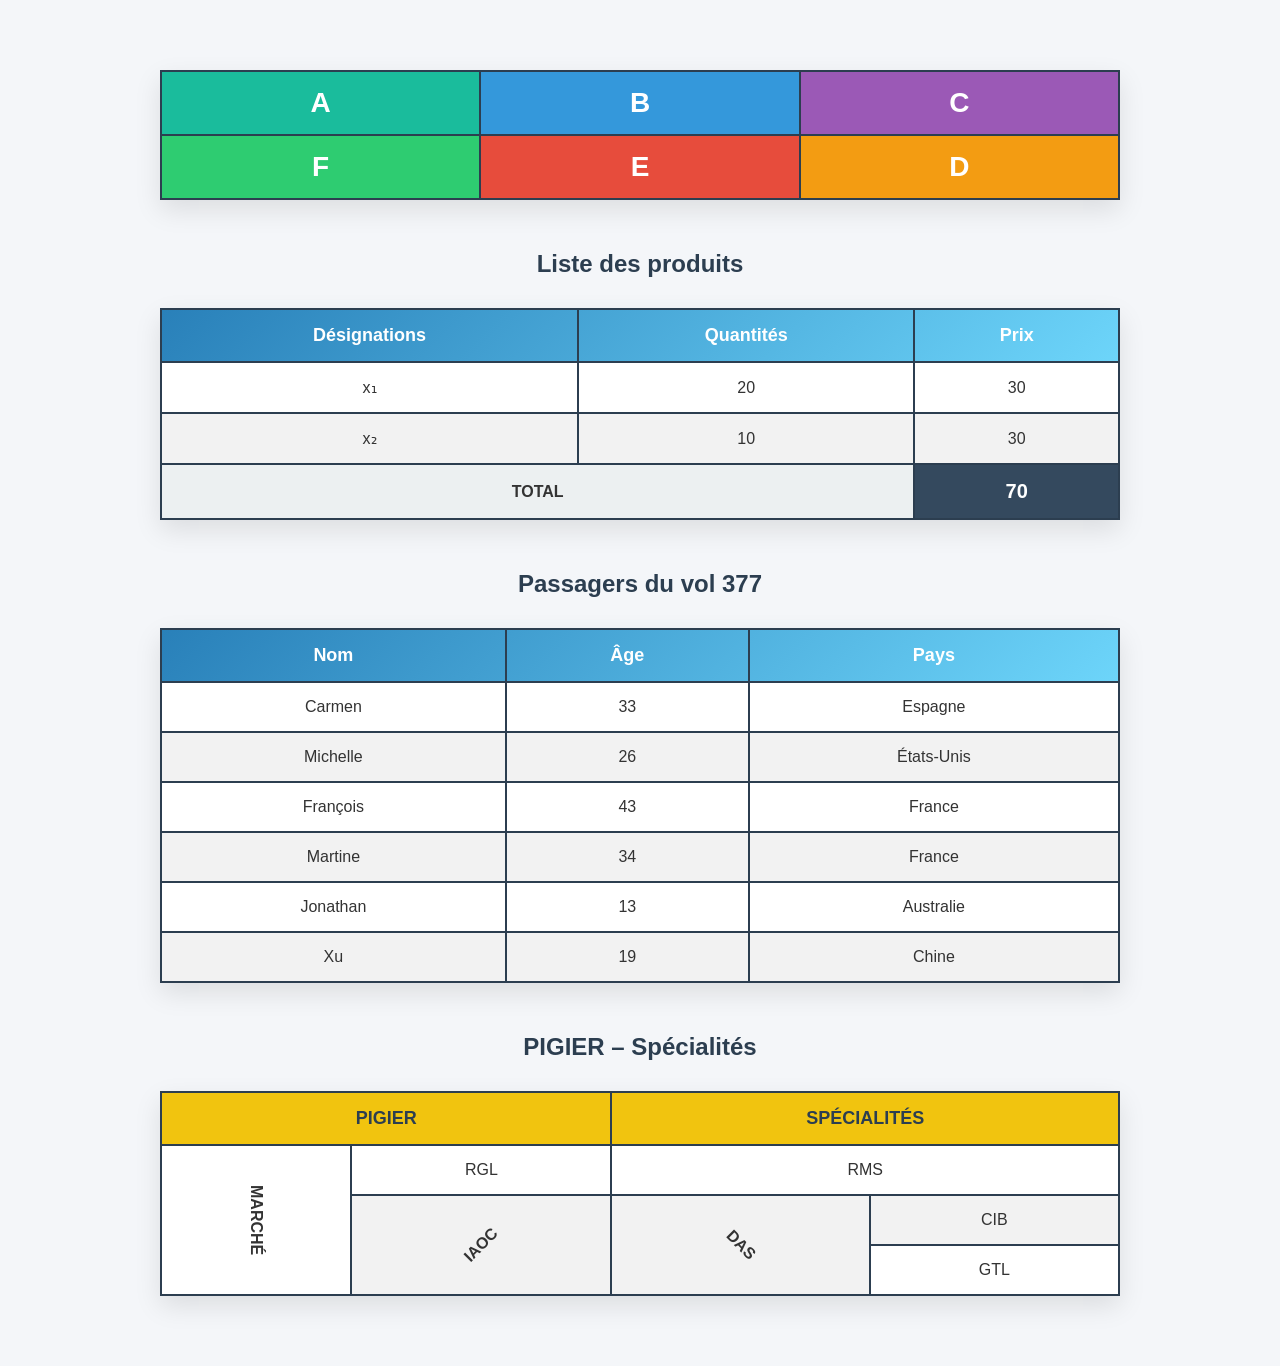
<file: Tableau.html>
<!DOCTYPE html>
<html lang="fr">
<head>
    <meta charset="UTF-8">
    <title>Tableaux améliorés</title>
    <style>
        body{
            font-family: 'Segoe UI', Tahoma, sans-serif;
            background: #f4f6f9;
            margin: 0;
            padding: 40px;
            color: #333;
        }

        h2{
            text-align: center;
            margin: 50px 0 20px;
            color: #2c3e50;
        }

        table{
            width: 80%;
            margin: 30px auto;
            border-collapse: collapse;
            box-shadow: 0 10px 25px rgba(0,0,0,0.1);
            background: #fff;
        }

        th, td{
            padding: 15px 20px;
            text-align: center;
            border: 2px solid #2c3e50;
        }

        thead{
            background: linear-gradient(135deg, #2980b9, #6dd5fa);
            color: white;
            font-size: 18px;
        }

        tbody tr:nth-child(even){
            background-color: #f2f2f2;
        }

        tbody tr:hover{
            background-color: #e8f4fd;
            transition: 0.3s;
        }

        tfoot{
            background: #ecf0f1;
            font-weight: bold;
        }

        /* Tableau lettres */
        .letters td{
            font-size: 28px;
            font-weight: bold;
            color: white;
        }

        .A{background:#1abc9c}
        .B{background:#3498db}
        .C{background:#9b59b6}
        .D{background:#f39c12}
        .E{background:#e74c3c}
        .F{background:#2ecc71}

        .total{
            background: #34495e;
            color: white;
            font-size: 20px;
        }

        .special th{
            background:#f1c40f;
            color:#2c3e50;
            font-size:18px;
        }

        /* Texte vertical et oblique */
        .vertical{
            writing-mode: vertical-rl;
            text-orientation: mixed;
            font-weight: bold;
        }

        .oblique-asc{
            display: inline-block;
            transform: rotate(-45deg);
            font-weight: bold;
        }

        .oblique-desc{
            display: inline-block;
            transform: rotate(45deg);
            font-weight: bold;
        }
    </style>
</head>
<body>

<!-- Tableau lettres -->
<table class="letters">
    <tr>
        <td class="A">A</td>
        <td class="B">B</td>
        <td class="C">C</td>
    </tr>
    <tr>
        <td class="F">F</td>
        <td class="E">E</td>
        <td class="D">D</td>
    </tr>
</table>

<h2>Liste des produits</h2>
<table>
    <thead>
        <tr>
            <th>Désignations</th>
            <th>Quantités</th>
            <th>Prix</th>
        </tr>
    </thead>
    <tbody>
        <tr>
            <td>x₁</td>
            <td>20</td>
            <td>30</td>
        </tr>
        <tr>
            <td>x₂</td>
            <td>10</td>
            <td>30</td>
        </tr>
    </tbody>
    <tfoot>
        <tr>
            <td colspan="2">TOTAL</td>
            <td class="total">70</td>
        </tr>
    </tfoot>
</table>

<h2>Passagers du vol 377</h2>
<table>
    <thead>
        <tr>
            <th>Nom</th>
            <th>Âge</th>
            <th>Pays</th>
        </tr>
    </thead>
    <tbody>
        <tr><td>Carmen</td><td>33</td><td>Espagne</td></tr>
        <tr><td>Michelle</td><td>26</td><td>États-Unis</td></tr>
        <tr><td>François</td><td>43</td><td>France</td></tr>
        <tr><td>Martine</td><td>34</td><td>France</td></tr>
        <tr><td>Jonathan</td><td>13</td><td>Australie</td></tr>
        <tr><td>Xu</td><td>19</td><td>Chine</td></tr>
    </tbody>
</table>

<h2>PIGIER – Spécialités</h2>
<table class="special">
    <thead>
        <tr>
            <th colspan="2">PIGIER</th>
            <th colspan="2">SPÉCIALITÉS</th>
        </tr>
    </thead>
    <tbody>
        <tr>
            <td rowspan="3" class="vertical">MARCHÉ</td>
            <td>RGL</td>
            <td colspan="2">RMS</td>
        </tr>
        <tr>
            <td rowspan="2"><span class="oblique-asc">IAOC</span></td>
            <td rowspan="2"><span class="oblique-desc">DAS</span></td>
            <td>CIB</td>
        </tr>
        <tr>
            <td>GTL</td>
        </tr>
    </tbody>
</table>

</body>
</html>
</file>
<file: cv.css>
:root{
    --primary:#4f46e5;
    --secondary:#22c55e;
    --bg:#f4f6fb;
    --text:#1f2937;
    --card:#ffffff;
    }*{box-sizing:border-box;margin:0;padding:0}

body{
    font-family:'Poppins',sans-serif;
    background:linear-gradient(120deg,#e0e7ff,#f0fdf4);
    color:var(--text);
    padding:40px;
}

.cv{
  max-width:900px;
  margin:auto;
  background:var(--card);
  display:grid;
  grid-template-columns:280px 1fr;
  border-radius:16px;
  overflow:hidden;
  box-shadow:0 20px 40px rgba(0,0,0,0.1);
}

/* SIDEBAR */
.sidebar{
  background:linear-gradient(180deg,var(--primary),#312e81);
  color:#fff;
  padding:30px 25px;
}

.profile{
  text-align:center;
  margin-bottom:30px;
}

.profile .avatar{
  width:120px;
  height:120px;
  border-radius:50%;
  background:linear-gradient(135deg,#a5b4fc,#22c55e);
  margin:0 auto 15px;
}

.profile h1{
  font-size:20px;
  font-weight:600;
}

.profile p{
  font-size:13px;
  opacity:.85;
}

.sidebar h2{
  font-size:15px;
  margin:25px 0 10px;
  text-transform:uppercase;
  letter-spacing:1px;
}

.info li,
.skills li{
  list-style:none;
  font-size:13px;
  margin-bottom:8px;
}

.skills li{
  background:rgba(255,255,255,0.15);
  padding:6px 10px;
  border-radius:20px;
  display:inline-block;
  margin:5px 5px 0 0;
}

/* MAIN */
.main{
  padding:35px 40px;
  background:linear-gradient(180deg,#ffffff,#f8fafc);
}

.section{
  margin-bottom:30px;
}

.section h2{
  font-size:18px;
  margin-bottom:15px;
  color:var(--primary);
  position:relative;
}

.section h2::after{
  content:"";
  width:40px;
  height:3px;
  background:var(--secondary);
  position:absolute;
  left:0;
  bottom:-6px;
  border-radius:3px;
}

.item{
  margin-bottom:15px;
}

.item h3{
  font-size:15px;
  font-weight:600;
}

.item span{
  font-size:12px;
  color:#6b7280;
}

.item p{
  font-size:13px;
  margin-top:5px;
  line-height:1.6;
}

/* RESPONSIVE */
@media(max-width:768px){
  .cv{
    grid-template-columns:1fr;
  }
  .sidebar{
    text-align:center;
  }
}
</file>
